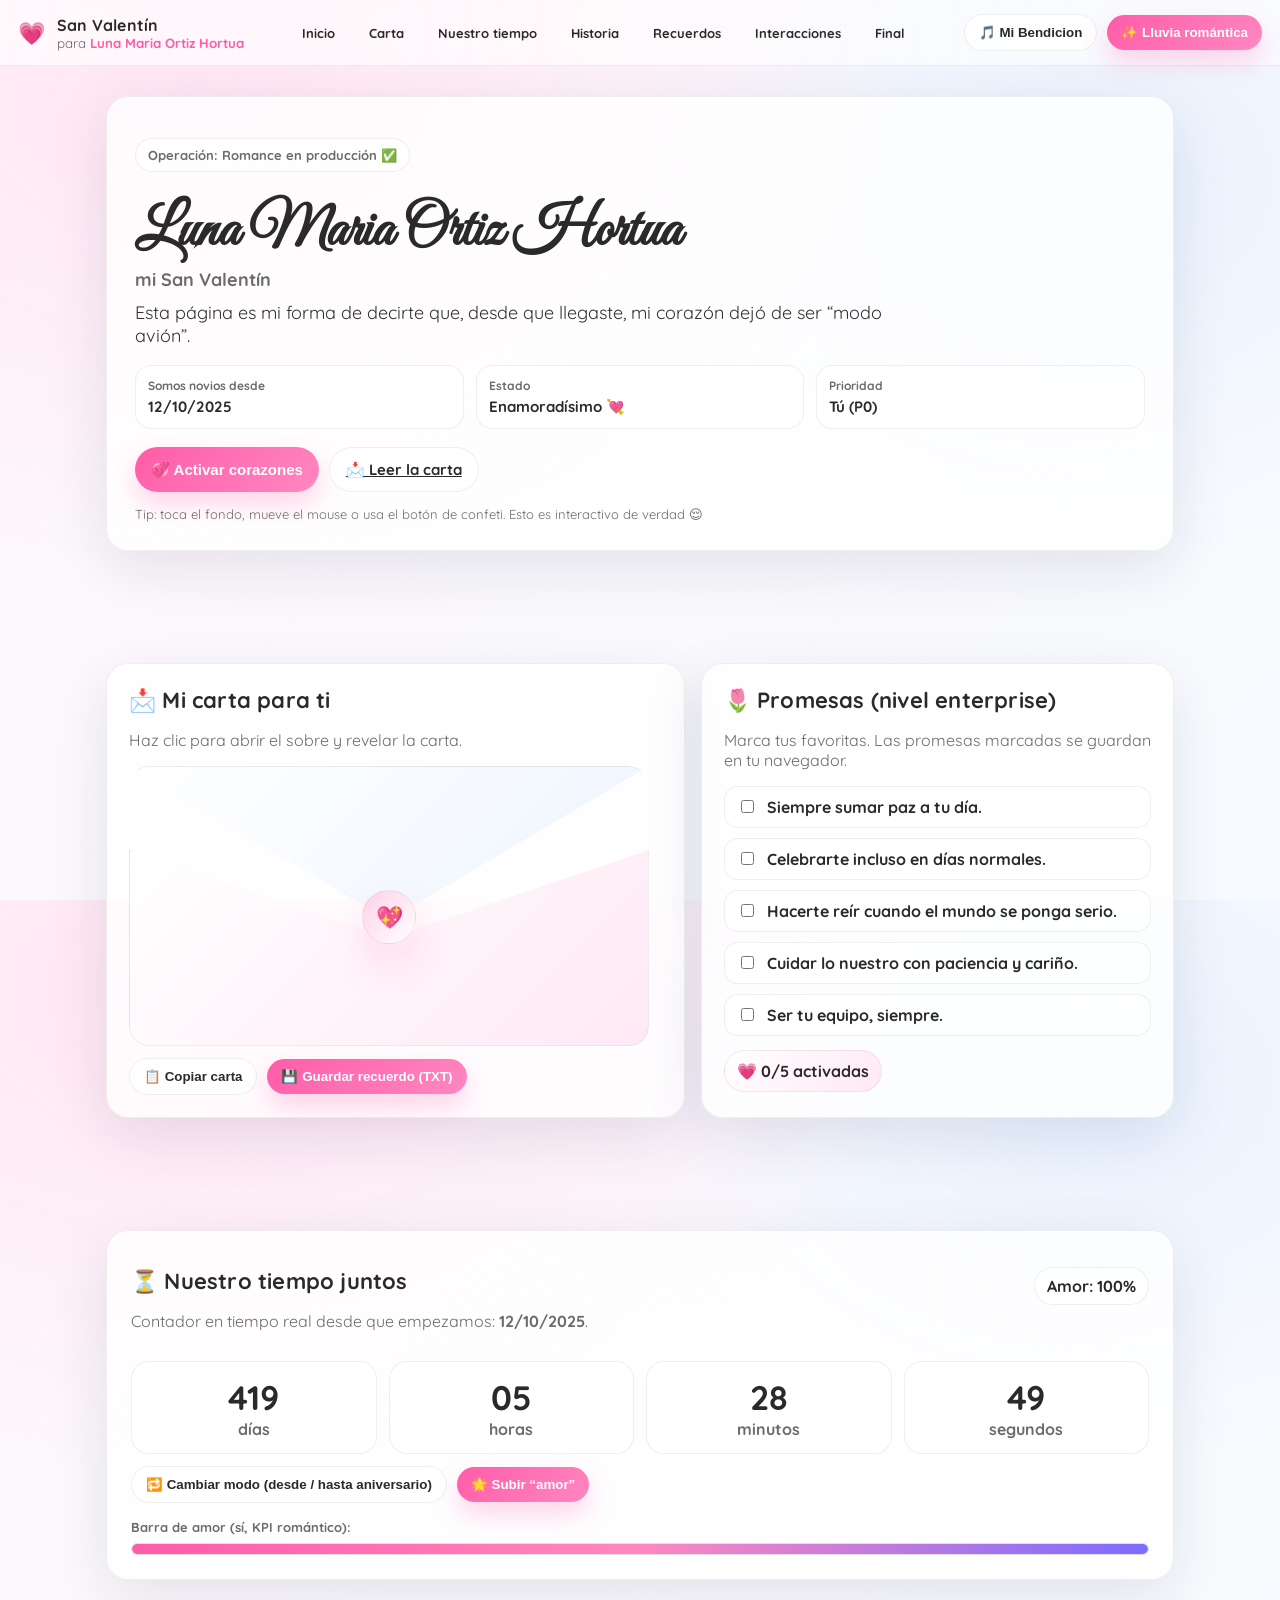
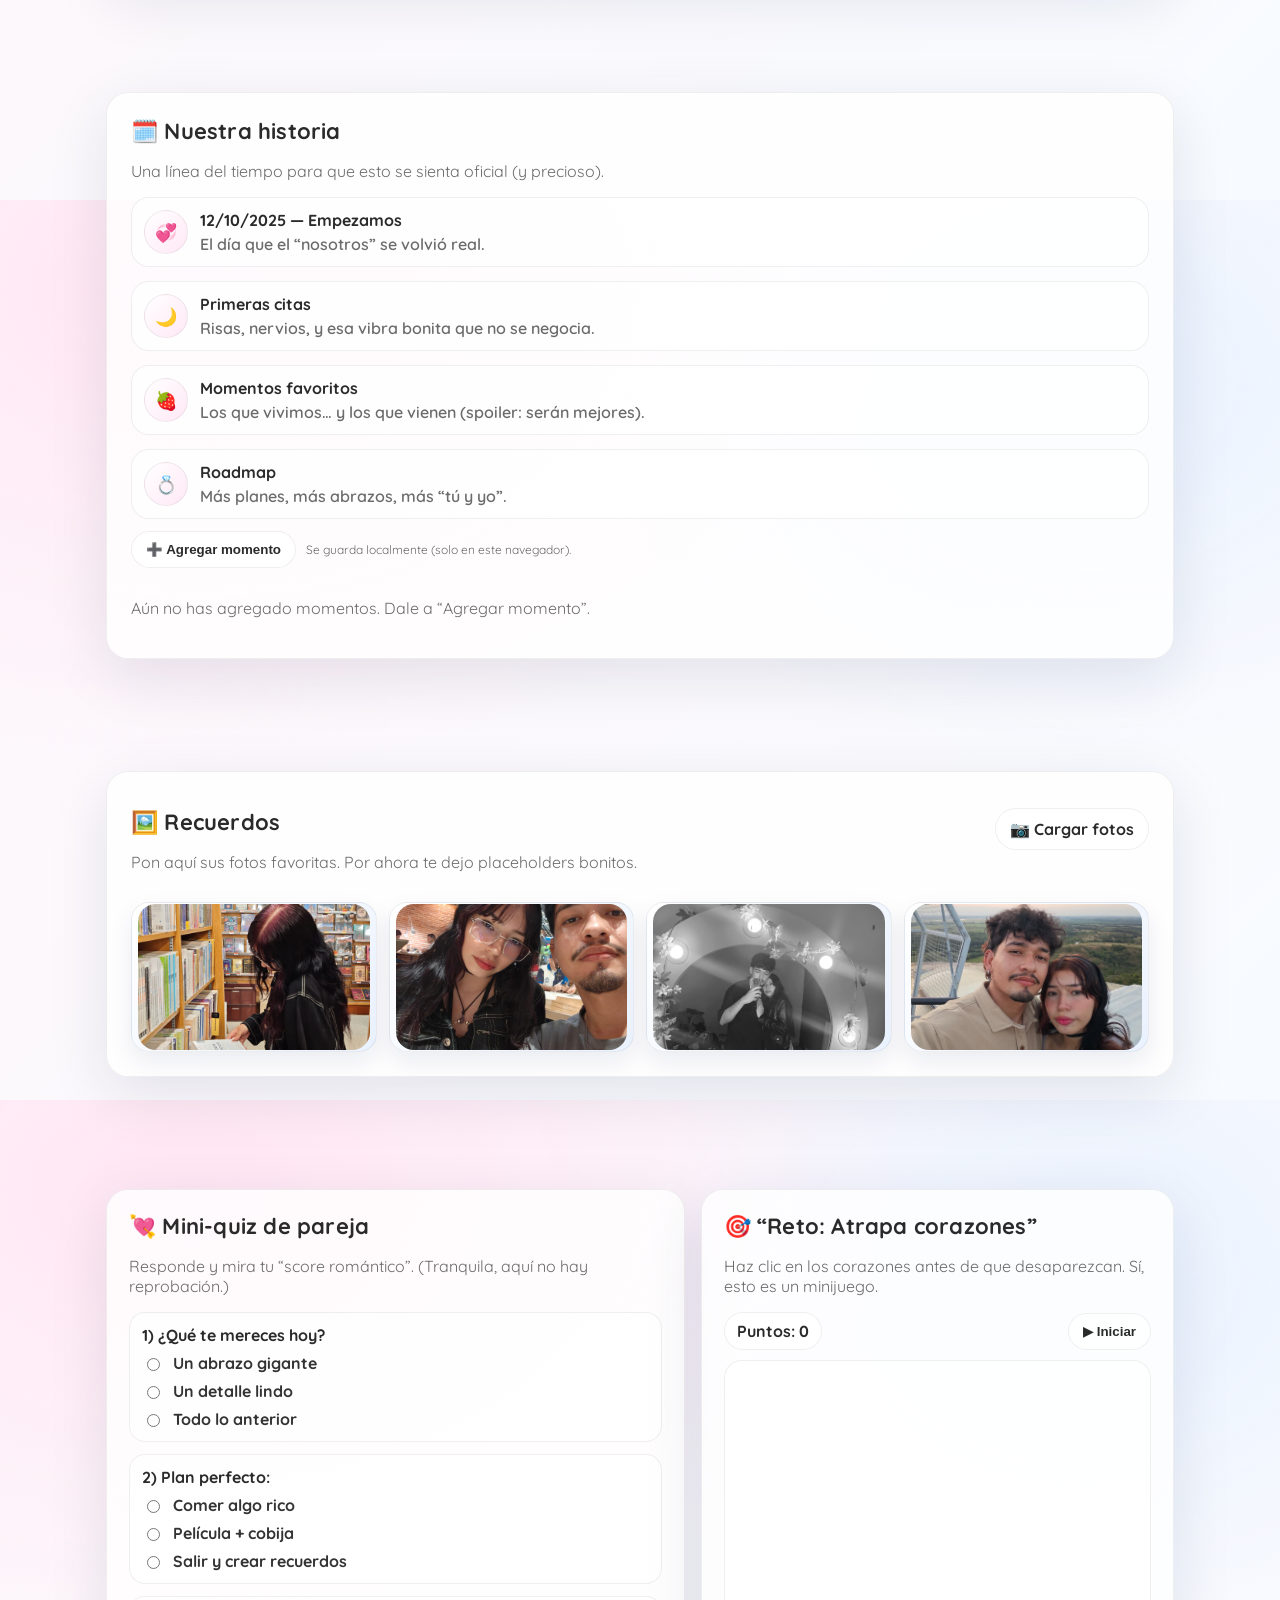
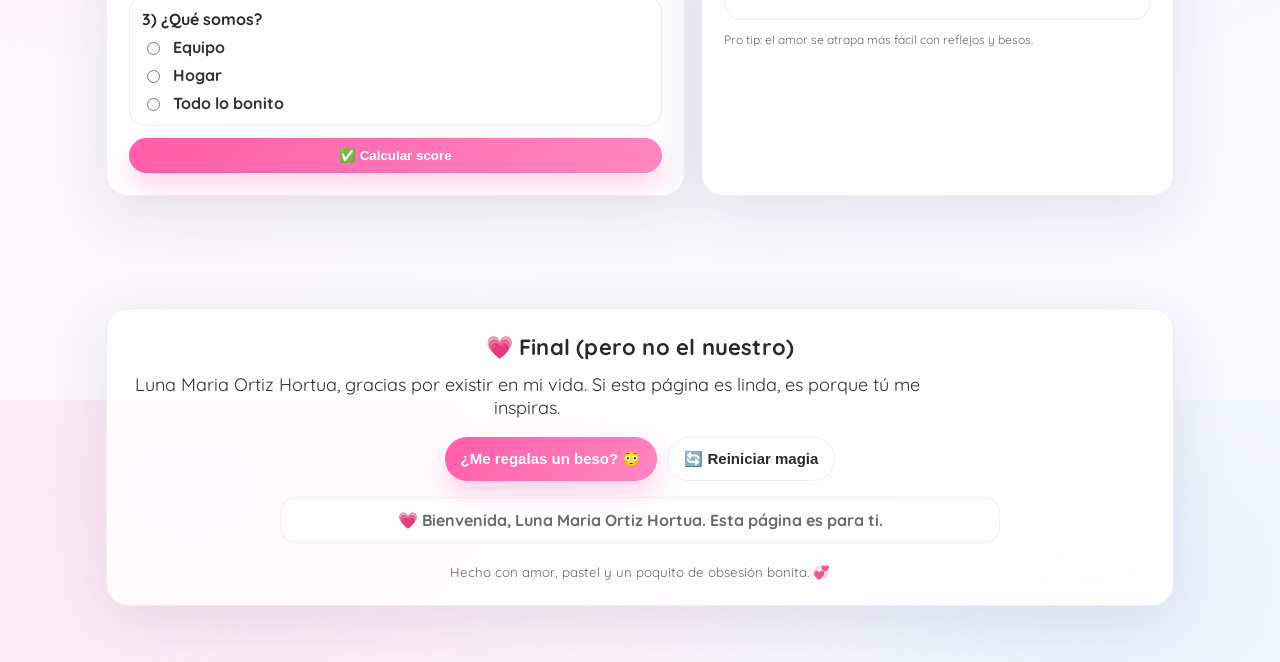
<file: index.html>
<!doctype html>
<html lang="es">
<head>
  <meta charset="utf-8" />
  <meta name="viewport" content="width=device-width,initial-scale=1" />
  <title>San Valentín — Luna Maria Ortiz Hortua 💘</title>
  <meta name="description" content="Una página romántica e interactiva para San Valentín." />
  <link rel="preconnect" href="https://fonts.googleapis.com">
  <link rel="preconnect" href="https://fonts.gstatic.com" crossorigin>
  <link href="https://fonts.googleapis.com/css2?family=Great+Vibes&family=Quicksand:wght@400;600;700&display=swap" rel="stylesheet">
  <link rel="stylesheet" href="styles.css" />
</head>

<body>
  <canvas id="fx" aria-hidden="true"></canvas>

  <header class="topbar">
    <div class="brand">
      <span class="logo">💗</span>
      <div class="brand-text">
        <strong>San Valentín</strong>
        <small>para <span class="accent">Luna Maria Ortiz Hortua</span></small>
      </div>
    </div>

    <nav class="nav">
      <a href="#inicio">Inicio</a>
      <a href="#carta">Carta</a>
      <a href="#contador">Nuestro tiempo</a>
      <a href="#timeline">Historia</a>
      <a href="#galeria">Recuerdos</a>
      <a href="#juegos">Interacciones</a>
      <a href="#final">Final</a>
    </nav>
    

  <div class="actions">
    <button class="btn ghost" id="musicBtn" type="button" aria-pressed="false" title="Música">
      🎵 Mi Bendicion
    </button>

    <button class="btn" id="confettiBtn" type="button" title="Lluvia de amor">
      ✨ Lluvia romántica
    </button>
  </div>
</header>

<!-- Audio ÚNICO (local) -->
<audio id="bgm" preload="auto" loop>
  <source src="Juan Luis Guerra - Mi Bendicion.mp3" type="audio/mpeg">
</audio>

  <main>
    <!-- HERO -->
    <section id="inicio" class="section hero">
      <div class="hero-card">
        <p class="kicker">Operación: Romance en producción ✅</p>
        <h1 class="title">
          Luna Maria Ortiz Hortua
          <span class="subtitle">mi San Valentín</span>
        </h1>

        <p class="lead">
          Esta página es mi forma de decirte que, desde que llegaste,
          mi corazón dejó de ser “modo avión”.
        </p>

        <div class="hero-metrics">
          <div class="metric">
            <div class="metric-label">Somos novios desde</div>
            <div class="metric-value" id="sinceLabel">12/10/2025</div>
          </div>
          <div class="metric">
            <div class="metric-label">Estado</div>
            <div class="metric-value">Enamoradísimo 💘</div>
          </div>
          <div class="metric">
            <div class="metric-label">Prioridad</div>
            <div class="metric-value">Tú (P0)</div>
          </div>
        </div>

        <div class="hero-cta">
          <button class="btn big" id="startHearts" type="button">💞 Activar corazones</button>
          <a class="btn big ghost" href="#carta">📩 Leer la carta</a>
        </div>

        <div class="tip">
          Tip: toca el fondo, mueve el mouse o usa el botón de confeti. Esto es interactivo de verdad 😌
        </div>
      </div>
    </section>

    <!-- CARTA -->
    <section id="carta" class="section">
      <div class="grid two">
        <div class="card">
          <h2 class="h2">📩 Mi carta para ti</h2>
          <p class="muted">Haz clic para abrir el sobre y revelar la carta.</p>

          <div class="envelope" id="envelope" role="button" tabindex="0" aria-label="Abrir carta">
            <div class="env-top"></div>
            <div class="env-paper">
              <div class="paper-inner">
                <p class="paper-title">Luna,</p>
                <p>
                  Hoy te celebro con todo: con mis detalles, mis ganas, y mi corazón
                  en modo “para siempre”.
                </p>
                <p>
                  Gracias por tu forma de querer, por tu luz y por ser mi lugar favorito.
                  Si el mundo se pone pesado, yo pongo el abrazo.
                </p>
                <p>
                  Te elijo hoy, te elijo mañana, y te elijo cuando el calendario se quede sin hojas.
                </p>
                <p class="paper-sign">Con amor, <br><strong>Tu novio 💗</strong></p>
              </div>
            </div>
            <div class="env-front"></div>
            <div class="env-heart">💖</div>
          </div>

          <div class="row">
            <button class="btn ghost" id="copyLetter" type="button">📋 Copiar carta</button>
            <button class="btn" id="downloadLove" type="button">💾 Guardar recuerdo (TXT)</button>
          </div>
        </div>

        <div class="card">
          <h2 class="h2">🌷 Promesas (nivel enterprise)</h2>
          <p class="muted">Marca tus favoritas. Las promesas marcadas se guardan en tu navegador.</p>

          <div class="checks" id="promises">
            <label class="check">
              <input type="checkbox" data-key="p1">
              <span>Siempre sumar paz a tu día.</span>
            </label>
            <label class="check">
              <input type="checkbox" data-key="p2">
              <span>Celebrarte incluso en días normales.</span>
            </label>
            <label class="check">
              <input type="checkbox" data-key="p3">
              <span>Hacerte reír cuando el mundo se ponga serio.</span>
            </label>
            <label class="check">
              <input type="checkbox" data-key="p4">
              <span>Cuidar lo nuestro con paciencia y cariño.</span>
            </label>
            <label class="check">
              <input type="checkbox" data-key="p5">
              <span>Ser tu equipo, siempre.</span>
            </label>
          </div>

          <div class="badge" id="promiseBadge">💗 0/5 activadas</div>
        </div>
      </div>
    </section>

    <!-- CONTADOR -->
    <section id="contador" class="section">
      <div class="card wide">
        <div class="row space">
          <div>
            <h2 class="h2">⏳ Nuestro tiempo juntos</h2>
            <p class="muted">Contador en tiempo real desde que empezamos: <strong>12/10/2025</strong>.</p>
          </div>
          <div class="pill" id="loveLevel">Amor: 100%</div>
        </div>

        <div class="counters">
          <div class="counter">
            <div class="num" id="days">—</div>
            <div class="lbl">días</div>
          </div>
          <div class="counter">
            <div class="num" id="hours">—</div>
            <div class="lbl">horas</div>
          </div>
          <div class="counter">
            <div class="num" id="minutes">—</div>
            <div class="lbl">minutos</div>
          </div>
          <div class="counter">
            <div class="num" id="seconds">—</div>
            <div class="lbl">segundos</div>
          </div>
        </div>

        <div class="row">
          <button class="btn ghost" id="toggleCountMode" type="button">🔁 Cambiar modo (desde / hasta aniversario)</button>
          <button class="btn" id="sparkBtn" type="button">🌟 Subir “amor”</button>
        </div>

        <div class="progress-wrap">
          <div class="progress-label">Barra de amor (sí, KPI romántico):</div>
          <div class="progress">
            <div class="progress-bar" id="progressBar" style="width:100%"></div>
          </div>
        </div>
      </div>
    </section>

    <!-- TIMELINE -->
    <section id="timeline" class="section">
      <div class="card wide">
        <h2 class="h2">🗓️ Nuestra historia</h2>
        <p class="muted">Una línea del tiempo para que esto se sienta oficial (y precioso).</p>

        <div class="timeline">
          <div class="t-item">
            <div class="t-dot">💞</div>
            <div class="t-content">
              <h3>12/10/2025 — Empezamos</h3>
              <p>El día que el “nosotros” se volvió real.</p>
            </div>
          </div>
          <div class="t-item">
            <div class="t-dot">🌙</div>
            <div class="t-content">
              <h3>Primeras citas</h3>
              <p>Risas, nervios, y esa vibra bonita que no se negocia.</p>
            </div>
          </div>
          <div class="t-item">
            <div class="t-dot">🍓</div>
            <div class="t-content">
              <h3>Momentos favoritos</h3>
              <p>Los que vivimos… y los que vienen (spoiler: serán mejores).</p>
            </div>
          </div>
          <div class="t-item">
            <div class="t-dot">💍</div>
            <div class="t-content">
              <h3>Roadmap</h3>
              <p>Más planes, más abrazos, más “tú y yo”.</p>
            </div>
          </div>
        </div>

        <div class="row">
          <button class="btn ghost" id="addMomentBtn" type="button">➕ Agregar momento</button>
          <span class="muted small">Se guarda localmente (solo en este navegador).</span>
        </div>

        <div class="moments" id="moments"></div>
      </div>
    </section>

    <!-- GALERÍA -->
    <section id="galeria" class="section">
      <div class="card wide">
        <div class="row space">
          <div>
            <h2 class="h2">🖼️ Recuerdos</h2>
            <p class="muted">Pon aquí sus fotos favoritas. Por ahora te dejo placeholders bonitos.</p>
          </div>
          <label class="btn ghost file">
            📷 Cargar fotos
            <input id="photoInput" type="file" accept="image/*" multiple hidden />
          </label>
        </div>
<div class="gallery" id="gallery">

  <button class="shot" type="button" aria-label="Recuerdo 1">
    <img src="1.jpeg" alt="Nuestro recuerdo 1">
  </button>

  <button class="shot" type="button" aria-label="Recuerdo 2">
    <img src="2.jpeg" alt="Nuestro recuerdo 2">
  </button>

  <button class="shot" type="button" aria-label="Recuerdo 3">
    <img src="3.jpeg" alt="Nuestro recuerdo 3">
  </button>

  <button class="shot" type="button" aria-label="Recuerdo 4">
    <img src="4.jpeg" alt="Nuestro recuerdo 4">
  </button>

</div>

        <div class="modal" id="modal" aria-hidden="true">
          <div class="modal-card">
            <button class="modal-close" id="closeModal" aria-label="Cerrar">✖</button>
            <img id="modalImg" alt="Recuerdo" />
            <p class="muted small" id="modalCaption"></p>
          </div>
        </div>
      </div>
    </section>

    <!-- JUEGOS -->
    <section id="juegos" class="section">
      <div class="grid two">
        <div class="card">
          <h2 class="h2">💘 Mini-quiz de pareja</h2>
          <p class="muted">Responde y mira tu “score romántico”. (Tranquila, aquí no hay reprobación.)</p>

          <form id="quiz" class="quiz">
            <div class="q">
              <div class="q-title">1) ¿Qué te mereces hoy?</div>
              <label><input type="radio" name="q1" value="10" required> Un abrazo gigante</label>
              <label><input type="radio" name="q1" value="10"> Un detalle lindo</label>
              <label><input type="radio" name="q1" value="10"> Todo lo anterior</label>
            </div>

            <div class="q">
              <div class="q-title">2) Plan perfecto:</div>
              <label><input type="radio" name="q2" value="10" required> Comer algo rico</label>
              <label><input type="radio" name="q2" value="10"> Película + cobija</label>
              <label><input type="radio" name="q2" value="10"> Salir y crear recuerdos</label>
            </div>

            <div class="q">
              <div class="q-title">3) ¿Qué somos?</div>
              <label><input type="radio" name="q3" value="10" required> Equipo</label>
              <label><input type="radio" name="q3" value="10"> Hogar</label>
              <label><input type="radio" name="q3" value="10"> Todo lo bonito</label>
            </div>

            <button class="btn" type="submit">✅ Calcular score</button>
          </form>

          <div class="result" id="quizResult" hidden></div>
        </div>

        <div class="card">
          <h2 class="h2">🎯 “Reto: Atrapa corazones”</h2>
          <p class="muted">Haz clic en los corazones antes de que desaparezcan. Sí, esto es un minijuego.</p>

          <div class="game">
            <div class="game-top">
              <div class="pill">Puntos: <strong id="score">0</strong></div>
              <button class="btn ghost" id="gameBtn" type="button">▶ Iniciar</button>
            </div>
            <div class="arena" id="arena" aria-label="Área de juego"></div>
            <p class="muted small">Pro tip: el amor se atrapa más fácil con reflejos y besos.</p>
          </div>
        </div>
      </div>
    </section>

    <!-- FINAL -->
    <section id="final" class="section">
      <div class="card wide final">
        <h2 class="h2">💗 Final (pero no el nuestro)</h2>
        <p class="lead">
          Luna Maria Ortiz Hortua, gracias por existir en mi vida.
          Si esta página es linda, es porque tú me inspiras.
        </p>

        <div class="final-actions">
          <button class="btn big" id="bigYes" type="button">¿Me regalas un beso? 😳</button>
          <button class="btn big ghost" id="resetAll" type="button">🔄 Reiniciar magia</button>
        </div>

        <div class="toast" id="toast" aria-live="polite"></div>

        <footer class="footer">
          <small>Hecho con amor, pastel y un poquito de obsesión bonita. 💞</small>
        </footer>
      </div>
    </section>
  </main>

  <!-- Audio (suave). Puedes cambiar el src por tu mp3 local -->
  <audio id="bgm" loop>
    <source src="https://cdn.pixabay.com/download/audio/2022/03/15/audio_2e1c0c3f89.mp3?filename=soft-piano-ambient-110624.mp3" type="audio/mpeg">
  </audio>

  <script src="app.js"></script>
</body>
</html>
</file>
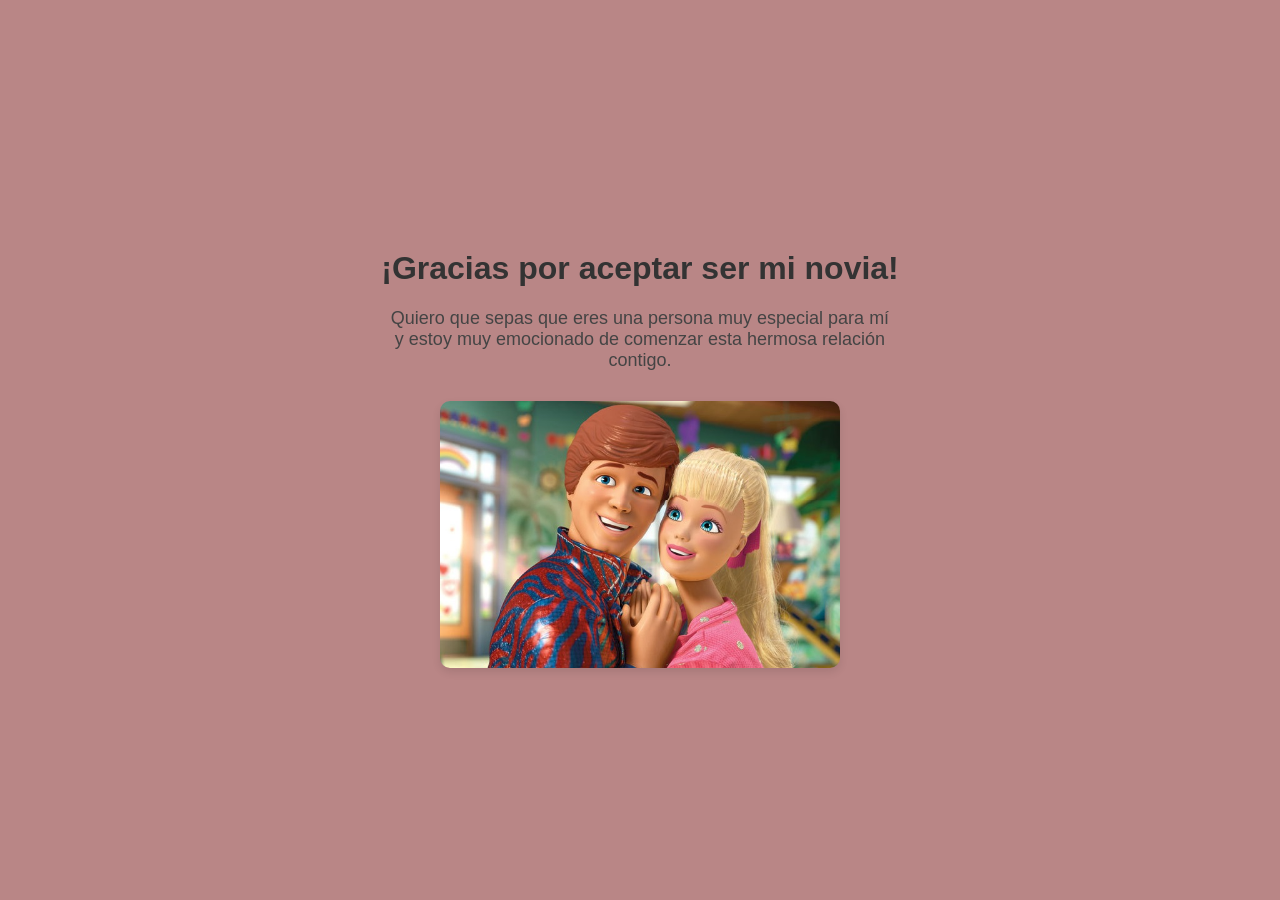
<file: opcionsi.html>
<!DOCTYPE html>
<html lang="es">
<head>
  <meta charset="UTF-8" />
  <meta http-equiv="X-UA-Compatible" content="IE=edge" />
  <meta name="viewport" content="width=device-width, initial-scale=1.0" />
  <title>¡Gracias por aceptar ser mi novia!</title>
  <style>
    body {
      margin: 0;
      padding: 0;
      display: flex;
      justify-content: center;
      align-items: center;
      height: 100vh;
      background-color: #b98686;
      font-family: Arial, sans-serif;
    }
    #container {
      text-align: center;
    }
    h1 {
      font-size: 32px;
      color: #333;
    }
    p {
      font-size: 18px;
      color: #444;
      max-width: 500px;
      margin: 0 auto;
    }
    img {
      margin-top: 30px;
      max-width: 100%;
      border-radius: 10px;
      box-shadow: 0 4px 8px rgba(0, 0, 0, 0.1);
    }
  </style>
</head>
<body>
  <div id="container">
    <h1>¡Gracias por aceptar ser mi novia!</h1>
    <p>Quiero que sepas que eres una persona muy especial para mí y estoy muy emocionado de comenzar esta hermosa relación contigo.</p>
    <img src="bar.jpg" alt="Pareja feliz" width="400">
  </div>
</body>
</html>
</file>
<file: styles.css>
:root{
  --bg1:#fff7fb;
  --bg2:#f7fbff;
  --card:#ffffffcc;
  --text:#2a2a2a;
  --muted:#6b6b6b;
  --accent:#ff5ca8;
  --accent2:#7c6cff;
  --line:#00000010;
  --shadow: 0 18px 60px rgba(18, 28, 68, .10);
  --radius: 22px;
}

*{box-sizing:border-box}
html,body{height:100%}
body{
  margin:0;
  font-family:"Quicksand", system-ui, -apple-system, Segoe UI, Roboto, Arial, sans-serif;
  color:var(--text);
  background:
    radial-gradient(1200px 800px at 15% 10%, #ffe6f3 0%, transparent 60%),
    radial-gradient(900px 700px at 85% 20%, #e9f2ff 0%, transparent 55%),
    linear-gradient(135deg, var(--bg1), var(--bg2));
  overflow-x:hidden;
}

#fx{
  position:fixed;
  inset:0;
  z-index: 999;         /* ANTES: 0  -> ahora se ve encima */
  pointer-events:none;  /* no bloquea clicks */
}   
.topbar{
  position:sticky;
  top:0;
  z-index:10;
  display:flex;
  align-items:center;
  justify-content:space-between;
  gap:16px;
  padding:14px 18px;
  backdrop-filter: blur(14px);
  background: linear-gradient(90deg, #ffffffaa, #ffffff88);
  border-bottom:1px solid var(--line);
}

.brand{display:flex; align-items:center; gap:12px}
.logo{font-size:22px}
.brand-text strong{display:block; font-weight:800; letter-spacing:.2px}
.brand-text small{display:block; color:var(--muted)}
.accent{color:var(--accent); font-weight:700}

.nav{
  display:flex;
  gap:12px;
  flex-wrap:wrap;
  justify-content:center;
}
.nav a{
  text-decoration:none;
  color:var(--text);
  font-weight:700;
  font-size:13px;
  padding:8px 10px;
  border-radius:999px;
  border:1px solid transparent;
}
.nav a:hover{
  background:#ffffffb8;
  border-color:var(--line);
}

.actions{display:flex; gap:10px; align-items:center}

.btn{
  border:none;
  cursor:pointer;
  border-radius:999px;
  padding:10px 14px;
  font-weight:800;
  background: linear-gradient(135deg, var(--accent), #ff87c1);
  color:white;
  box-shadow: 0 12px 24px rgba(255,92,168,.25);
  transition: transform .15s ease, filter .15s ease;
}
.btn:hover{transform: translateY(-1px); filter:brightness(1.02)}
.btn:active{transform: translateY(0px) scale(.98)}
.btn.ghost{
  background:#ffffffc9;
  color:var(--text);
  border:1px solid var(--line);
  box-shadow:none;
}
.btn.big{padding:12px 16px; font-size:15px}
.btn.file{display:inline-flex; align-items:center; gap:8px}

main{position:relative; z-index:1}
.section{padding:56px 16px; max-width:1100px; margin:0 auto}
.hero{padding-top:30px}
.hero-card{
  background: var(--card);
  border:1px solid var(--line);
  border-radius: var(--radius);
  box-shadow: var(--shadow);
  padding:28px;
  overflow:hidden;
  position:relative;
}
.kicker{
  display:inline-block;
  padding:8px 12px;
  border-radius:999px;
  background: #ffffffbf;
  border:1px solid var(--line);
  color:var(--muted);
  font-weight:700;
  font-size:13px;
}
.title{
  font-family:"Great Vibes", cursive;
  font-size:58px;
  margin:18px 0 8px;
  line-height:1;
}
.subtitle{
  display:block;
  font-family:"Quicksand", sans-serif;
  font-size:18px;
  color:var(--muted);
  font-weight:700;
  margin-top:10px;
}
.lead{
  margin:12px 0 18px;
  font-size:18px;
  color:#333;
  max-width:72ch;
}
.hero-metrics{
  display:grid;
  grid-template-columns: repeat(3, minmax(0, 1fr));
  gap:12px;
  margin:18px 0 18px;
}
.metric{
  background:#ffffffba;
  border:1px solid var(--line);
  border-radius:16px;
  padding:12px 12px;
}
.metric-label{color:var(--muted); font-weight:700; font-size:12px}
.metric-value{font-weight:900; font-size:15px; margin-top:4px}
.hero-cta{display:flex; gap:10px; flex-wrap:wrap; margin-top:10px}
.tip{
  margin-top:14px;
  color:var(--muted);
  font-size:13px;
}

.grid.two{
  display:grid;
  grid-template-columns: 1.1fr .9fr;
  gap:16px;
}
.card{
  background: var(--card);
  border:1px solid var(--line);
  border-radius: var(--radius);
  box-shadow: var(--shadow);
  padding:22px;
}
.card.wide{padding:24px}
.h2{
  margin:0 0 6px;
  font-size:22px;
  letter-spacing:.2px;
}
.muted{color:var(--muted)}
.small{font-size:12px}

.row{display:flex; gap:10px; align-items:center; flex-wrap:wrap; margin-top:12px}
.row.space{justify-content:space-between; align-items:flex-start}
.pill{
  border:1px solid var(--line);
  background:#ffffffbf;
  padding:8px 12px;
  border-radius:999px;
  font-weight:900;
}

.envelope{
  margin-top:14px;
  position:relative;
  width:100%;
  max-width:520px;
  height:280px;
  border-radius:20px;
  cursor:pointer;
  user-select:none;
  outline:none;
  overflow:hidden; /* CLAVE: evita que la carta se salga */
}

/* Capas */
.env-paper{ position:absolute; z-index: 4; }
.env-front{ position:absolute; z-index: 5; pointer-events:none; }
.env-top{ position:absolute; z-index: 6; }
.env-heart{ position:absolute; z-index: 7; }

/* Base común */
.env-front, .env-top{
  border-radius:20px;
  background: linear-gradient(135deg, #fff, #ffe9f5);
  border:1px solid var(--line);
}

/* Tapa superior */
.env-top{
  inset:0;
  clip-path: polygon(0 0, 100% 0, 50% 55%);
  background: linear-gradient(135deg, #fff, #eaf2ff);
  transform-origin: top;
  transition: transform .6s cubic-bezier(.2,.8,.2,1);
}

/* Frente inferior */
.env-front{
  left:0;
  right:0;
  bottom:0;
  height:70%;
  border-top-left-radius:0;
  border-top-right-radius:0;
  background: linear-gradient(135deg, #fff, #ffe9f5);
  clip-path: polygon(0 0, 50% 45%, 100% 0, 100% 100%, 0 100%);
  transition: transform .6s cubic-bezier(.2,.8,.2,1), opacity .3s ease;
}

/* Papel */
.env-paper{
  left:18px;
  right:18px;
  bottom:18px;
  height:235px;
  border-radius:16px;
  background:#fff;
  border:1px solid var(--line);
  box-shadow: 0 12px 30px rgba(0,0,0,.08);
  transform: translateY(160px); /* cerrada: totalmente escondida */
  transition: transform .7s cubic-bezier(.2,.9,.2,1);
  overflow:auto;
  -webkit-overflow-scrolling: touch;
  padding-bottom:14px;
}

/* Abierto */
.envelope.open .env-top{
  transform: rotateX(180deg);
}

/* La carta sube bien arriba */
.envelope.open .env-paper{
  transform: translateY(-80px);
}

/* El frente baja ligeramente sin deformarse */
.envelope.open .env-front{
  transform: translateY(60%);
  opacity: .15;
}

/* Corazón */
.env-heart{
  left:50%;
  top:54%;
  transform: translate(-50%,-50%);
}

/* Scroll elegante */
.env-paper::-webkit-scrollbar{
  width:8px;
}

.env-paper::-webkit-scrollbar-thumb{
  background: rgba(255,92,168,.25);
  border-radius:999px;
}

.paper-inner{padding:16px 16px 18px; font-size:14px; line-height:1.5}
.paper-title{font-weight:900; margin:0 0 6px}
.paper-sign{margin-top:10px}
.env-heart{
  position:absolute;
  left:50%;
  top:54%;
  transform: translate(-50%,-50%);
  width:54px; height:54px;
  border-radius:999px;
  background: linear-gradient(135deg, #ffd1e7, #fff);
  border:1px solid var(--line);
  display:grid;
  place-items:center;
  font-size:22px;
  box-shadow: 0 18px 40px rgba(255,92,168,.18);
}
.envelope.open .env-top{transform: rotateX(180deg)}
.envelope.open .env-paper{transform: translateY(-18px)}

.checks{display:grid; gap:10px; margin-top:12px}
.check{
  display:flex; gap:10px; align-items:flex-start;
  background:#ffffffbf;
  border:1px solid var(--line);
  padding:10px 12px;
  border-radius:14px;
  font-weight:700;
}
.check input{margin-top:3px}

.badge{
  margin-top:14px;
  display:inline-flex;
  gap:8px;
  align-items:center;
  padding:10px 12px;
  border-radius:999px;
  background: linear-gradient(135deg, #fff, #ffe8f5);
  border:1px solid var(--line);
  font-weight:900;
}

.counters{
  display:grid;
  grid-template-columns: repeat(4, minmax(0, 1fr));
  gap:12px;
  margin-top:14px;
}
.counter{
  text-align:center;
  padding:14px 10px;
  border-radius:18px;
  background:#ffffffbf;
  border:1px solid var(--line);
}
.counter .num{font-size:34px; font-weight:900}
.counter .lbl{color:var(--muted); font-weight:800}

.progress-wrap{margin-top:16px}
.progress-label{color:var(--muted); font-weight:700; font-size:13px; margin-bottom:8px}
.progress{height:12px; border-radius:999px; background:#00000010; overflow:hidden; border:1px solid var(--line)}
.progress-bar{
  height:100%;
  background: linear-gradient(90deg, var(--accent), #ff87c1, var(--accent2));
  border-radius:999px;
  transition: width .25s ease;
}

.timeline{display:grid; gap:14px; margin-top:14px}
.t-item{
  display:grid;
  grid-template-columns: 44px 1fr;
  gap:12px;
  padding:12px;
  border-radius:18px;
  background:#ffffffbf;
  border:1px solid var(--line);
}
.t-dot{
  width:44px; height:44px; border-radius:999px;
  display:grid; place-items:center;
  border:1px solid var(--line);
  background: linear-gradient(135deg, #fff, #ffe8f5);
  font-size:18px;
}
.t-content h3{margin:0 0 4px; font-size:16px}
.t-content p{margin:0; color:var(--muted); font-weight:600}

.moments{margin-top:14px; display:grid; gap:10px}
.moment{
  display:flex; gap:10px; justify-content:space-between; align-items:flex-start;
  padding:12px;
  border-radius:16px;
  border:1px solid var(--line);
  background:#ffffffbf;
}
.moment strong{display:block}
.moment small{color:var(--muted); font-weight:700}

.gallery{
  margin-top:14px;
  display:grid;
  grid-template-columns: repeat(4, minmax(0, 1fr));
  gap:12px;
}
.shot{
  border:none;
  cursor:pointer;
  border-radius:18px;
  height:150px;
  background: linear-gradient(135deg, #fff, #eaf2ff);
  border:1px solid var(--line);
  box-shadow: 0 10px 24px rgba(18, 28, 68, .08);
  display:flex;
  flex-direction:column;
  justify-content:center;
  align-items:center;
  gap:6px;
  font-weight:900;
}
.shot span{font-size:26px}
.shot small{color:var(--muted); font-weight:800}
.shot img{width:100%; height:100%; object-fit:cover; border-radius:18px}

.modal{
  position:fixed;
  inset:0;
  background: rgba(0,0,0,.35);
  display:none;
  align-items:center;
  justify-content:center;
  padding:18px;
  z-index:50;
}
.modal.show{display:flex}
.modal-card{
  width:min(820px, 96vw);
  background:#fff;
  border-radius:22px;
  padding:14px;
  position:relative;
  box-shadow: 0 28px 90px rgba(0,0,0,.25);
}
.modal-card img{
  width:100%;
  max-height:70vh;
  object-fit:contain;
  border-radius:16px;
  border:1px solid var(--line);
  background:#fff;
}
.modal-close{
  position:absolute;
  right:10px; top:10px;
  width:42px; height:42px;
  border-radius:999px;
  border:1px solid var(--line);
  background:#ffffff;
  cursor:pointer;
  font-weight:900;
}

.quiz{margin-top:12px; display:grid; gap:12px}
.q{
  padding:12px;
  border-radius:16px;
  border:1px solid var(--line);
  background:#ffffffbf;
  display:grid;
  gap:8px;
  font-weight:700;
}
.q-title{font-weight:900}
.q label{display:flex; gap:10px; align-items:center; color:#333; font-weight:700}

.result{
  margin-top:12px;
  padding:12px;
  border-radius:16px;
  border:1px solid var(--line);
  background: linear-gradient(135deg, #fff, #ffe8f5);
  font-weight:900;
}

.game{margin-top:12px}
.game-top{display:flex; justify-content:space-between; align-items:center; gap:10px; margin-bottom:10px}
.arena{
  height:260px;
  border-radius:18px;
  border:1px solid var(--line);
  background:#ffffffbf;
  position:relative;
  overflow:hidden;
}
.pop{
  position:absolute;
  width:48px; height:48px;
  border-radius:999px;
  border:1px solid var(--line);
  background: linear-gradient(135deg, #ffe6f3, #fff);
  display:grid;
  place-items:center;
  font-size:22px;
  cursor:pointer;
  box-shadow: 0 16px 30px rgba(255,92,168,.18);
  animation: popIn .2s ease;
}
@keyframes popIn{from{transform:scale(.6); opacity:.3} to{transform:scale(1); opacity:1}}

.final{
  text-align:center;
}
.final-actions{
  margin-top:14px;
  display:flex;
  gap:10px;
  justify-content:center;
  flex-wrap:wrap;
}
.toast{
  margin:16px auto 0;
  width:min(720px, 100%);
  padding:12px 14px;
  border-radius:16px;
  border:1px solid var(--line);
  background:#ffffffbf;
  font-weight:800;
  color:var(--muted);
  min-height:46px;
  display:grid;
  place-items:center;
}
.footer{margin-top:18px; color:var(--muted)}

@media (max-width: 920px){
  .grid.two{grid-template-columns:1fr}
  .hero-metrics{grid-template-columns:1fr}
  .counters{grid-template-columns: repeat(2, minmax(0, 1fr))}
  .gallery{grid-template-columns: repeat(2, minmax(0, 1fr))}
  .title{font-size:46px}
  .nav{display:none}
}
</file>
